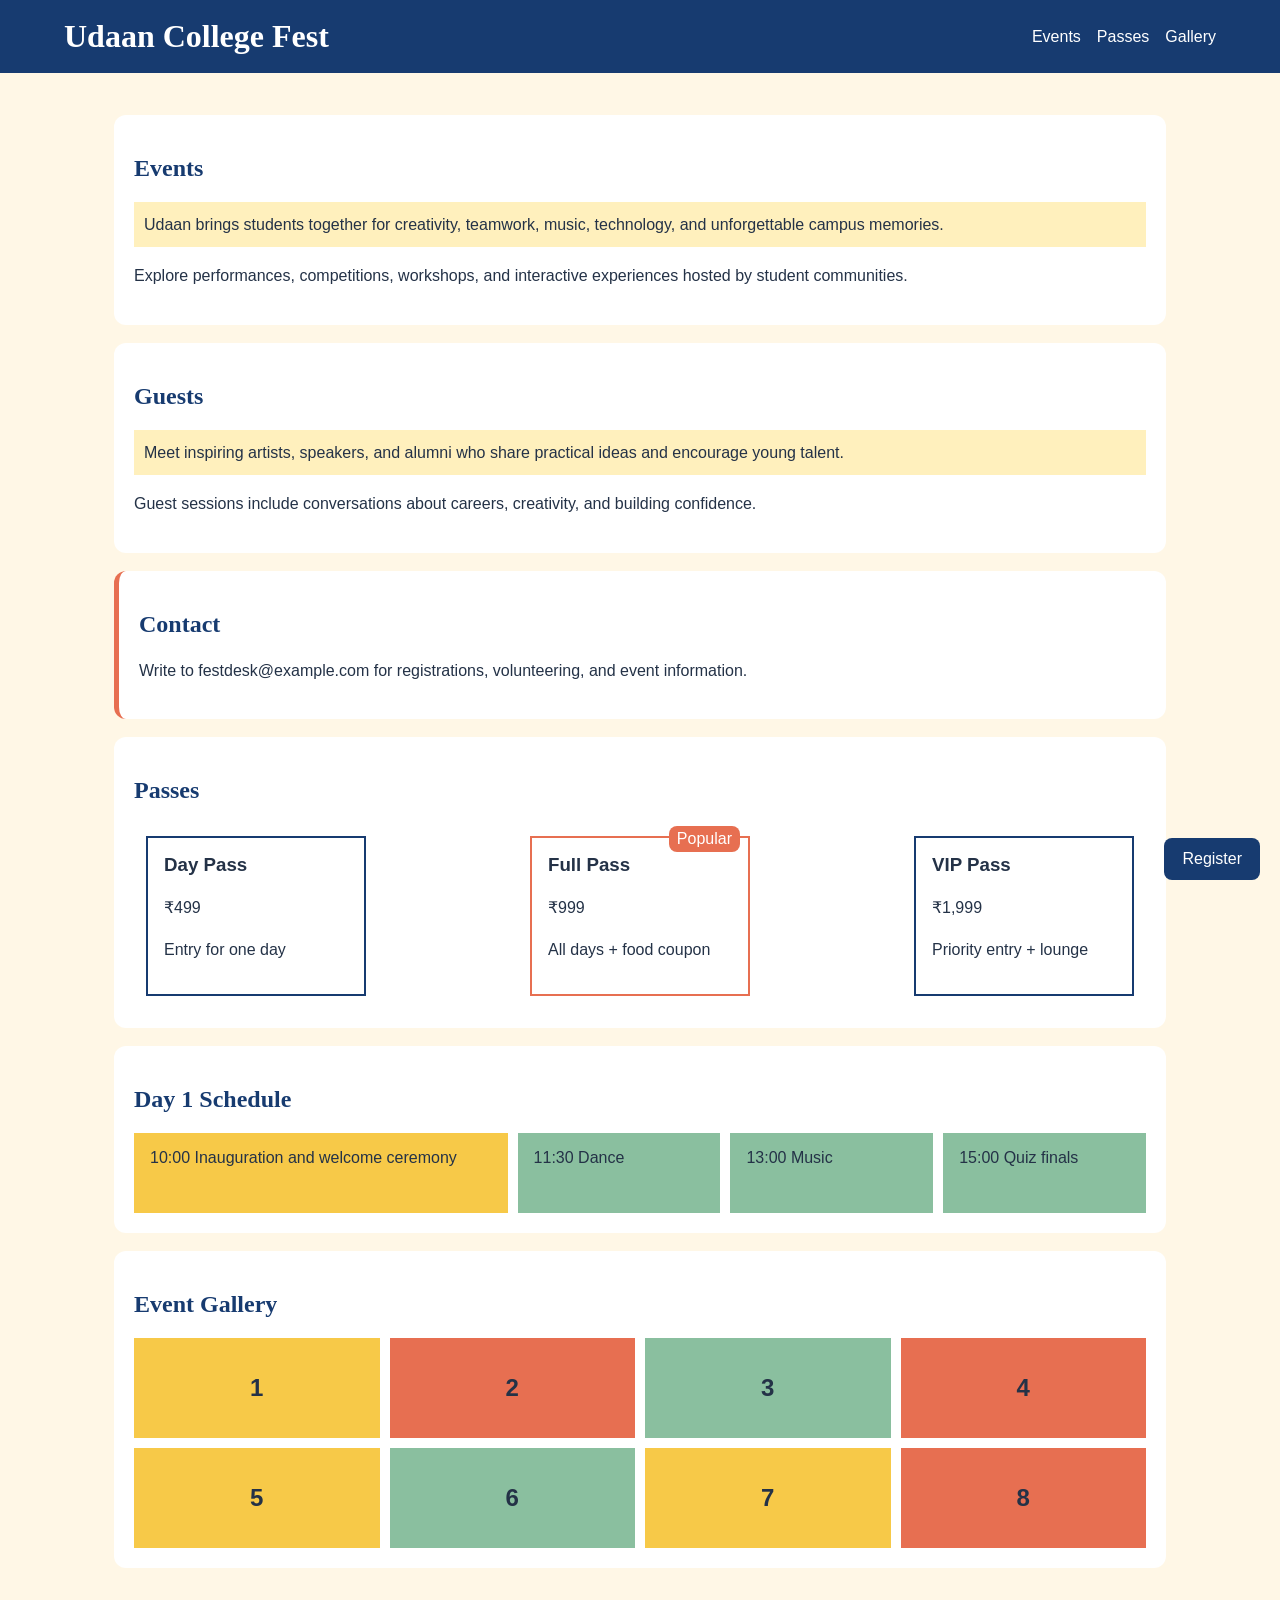
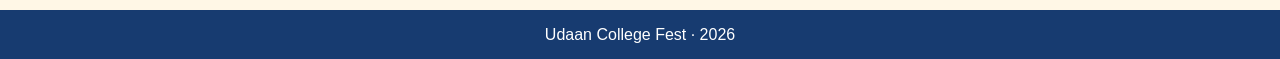
<file: college-fest-page/index.html>
<!DOCTYPE html>
<html lang="en"><head>
<meta charset="UTF-8"><meta name="viewport" content="width=device-width, initial-scale=1">
<title>Udaan College Fest</title><link rel="stylesheet" href="style.css"></head>
<body>
<header class="site-header"><h1>Udaan College Fest</h1><nav><a href="#events">Events</a><a href="#passes">Passes</a><a href="#gallery">Gallery</a></nav></header>
<main>
<article id="events"><h2>Events</h2><p class="highlight">Udaan brings students together for creativity, teamwork, music, technology, and unforgettable campus memories.</p><p>Explore performances, competitions, workshops, and interactive experiences hosted by student communities.</p></article>
<article><h2>Guests</h2><p class="highlight">Meet inspiring artists, speakers, and alumni who share practical ideas and encourage young talent.</p><p>Guest sessions include conversations about careers, creativity, and building confidence.</p></article>
<article id="contact"><h2>Contact</h2><p>Write to festdesk@example.com for registrations, volunteering, and event information.</p></article>
<article id="passes"><h2>Passes</h2><section class="passes">
<div class="pass"><h3>Day Pass</h3><p>₹499</p><p>Entry for one day</p></div>
<div class="pass popular"><span class="badge">Popular</span><h3>Full Pass</h3><p>₹999</p><p>All days + food coupon</p></div>
<div class="pass"><h3>VIP Pass</h3><p>₹1,999</p><p>Priority entry + lounge</p></div>
</section></article>
<article><h2>Day 1 Schedule</h2><section class="slots"><div class="slot first">10:00 Inauguration and welcome ceremony</div><div class="slot">11:30 Dance</div><div class="slot">13:00 Music</div><div class="slot">15:00 Quiz finals</div></section></article>
<article id="gallery"><h2>Event Gallery</h2><section class="gallery"><div>1</div><div>2</div><div>3</div><div>4</div><div>5</div><div>6</div><div>7</div><div>8</div></section></article>
</main><a class="register" href="#contact">Register</a><footer><p>Udaan College Fest · 2026</p></footer>
</body></html>
</file>
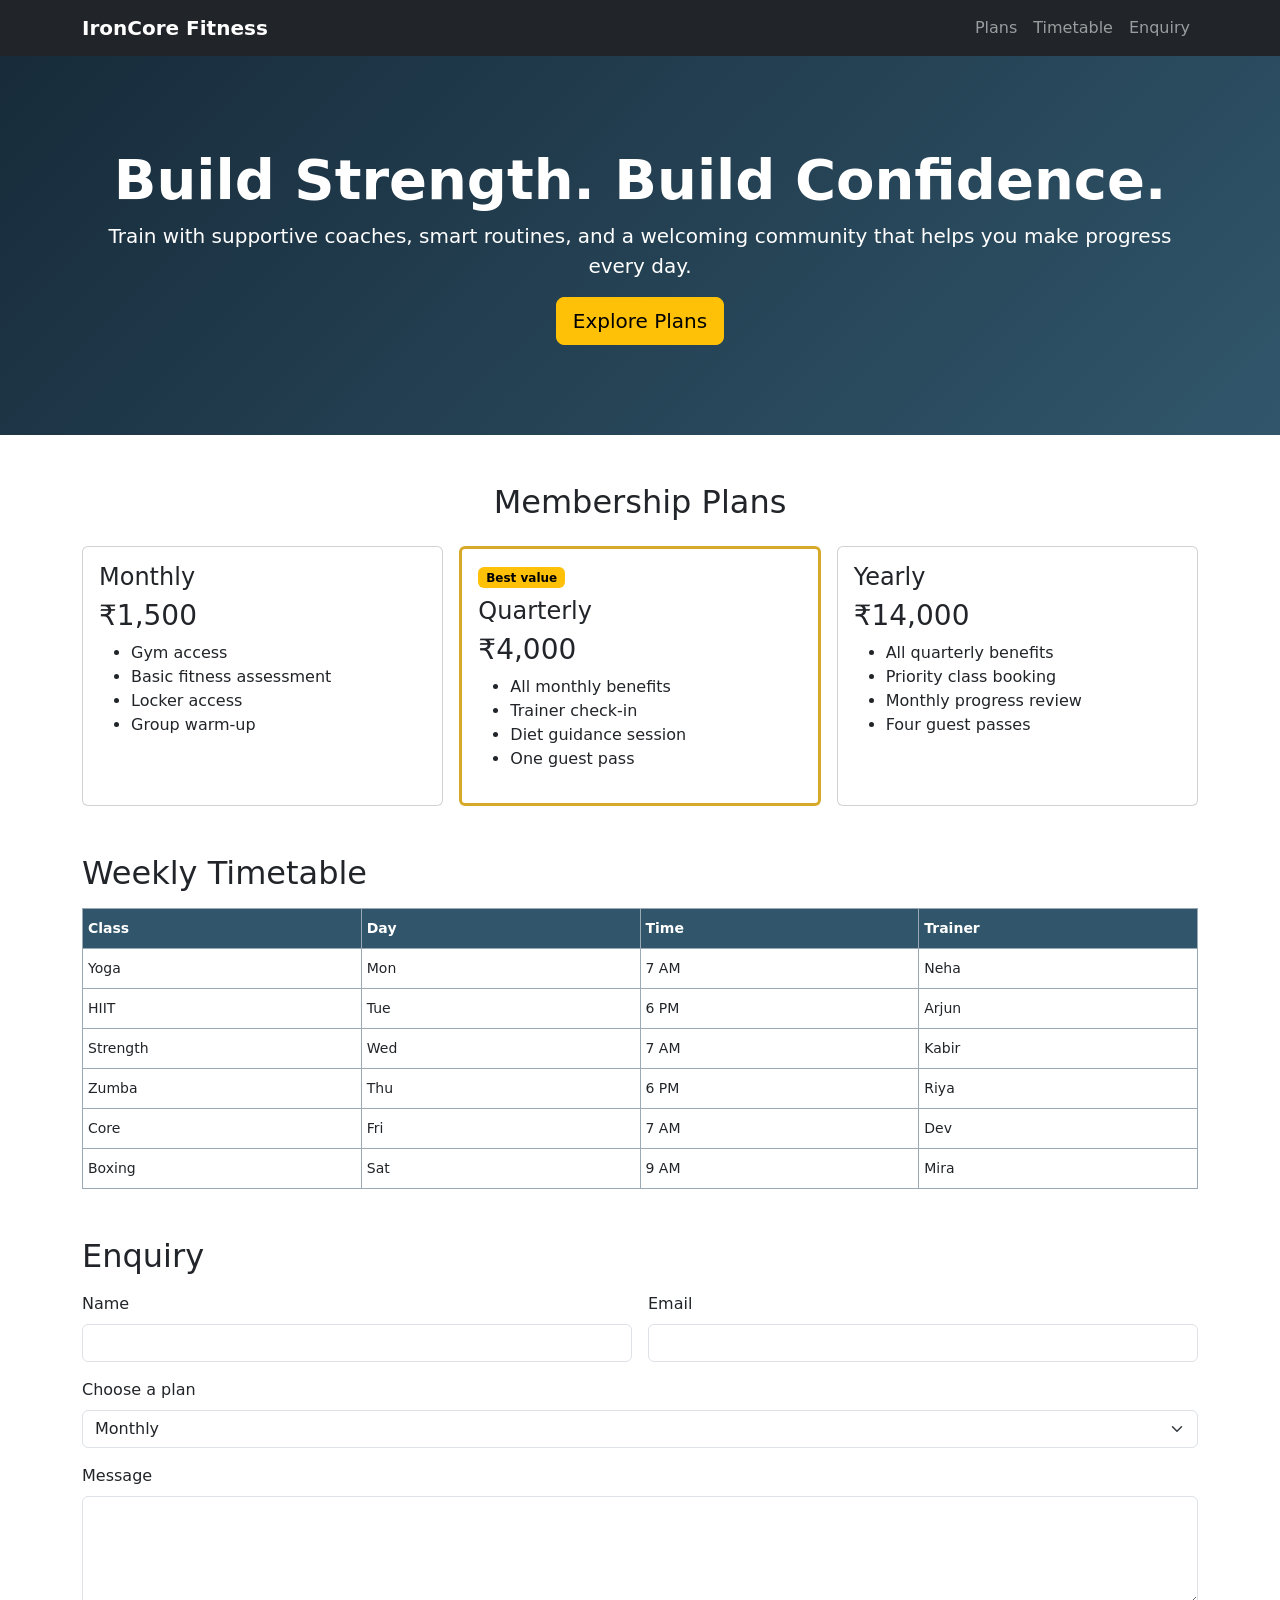
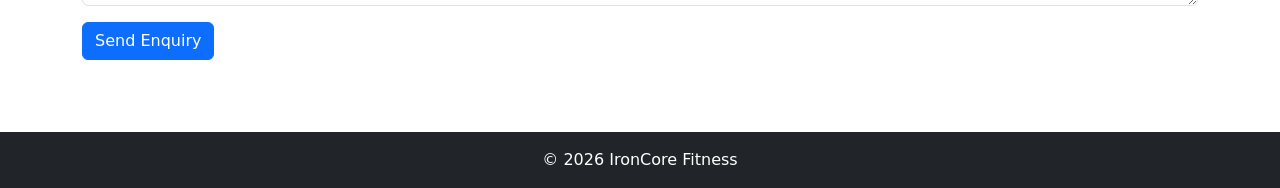
<file: gym-landing-page/index.html>
<!DOCTYPE html>
<html lang="en"><head><meta charset="UTF-8"><meta name="viewport" content="width=device-width, initial-scale=1"><title>IronCore Fitness</title>
<link href="https://cdn.jsdelivr.net/npm/bootstrap@5.3.3/dist/css/bootstrap.min.css" rel="stylesheet"><link rel="stylesheet" href="style.css"></head>
<body>
<nav class="navbar navbar-expand-lg navbar-dark bg-dark"><div class="container"><a class="navbar-brand fw-bold" href="#">IronCore Fitness</a><button class="navbar-toggler" type="button" data-bs-toggle="collapse" data-bs-target="#gymNav"><span class="navbar-toggler-icon"></span></button><div class="collapse navbar-collapse" id="gymNav"><ul class="navbar-nav ms-auto"><li class="nav-item"><a class="nav-link" href="#plans">Plans</a></li><li class="nav-item"><a class="nav-link" href="#timetable">Timetable</a></li><li class="nav-item"><a class="nav-link" href="#enquiry">Enquiry</a></li></ul></div></div></nav>
<header class="hero text-center text-white"><div class="container"><h1 class="display-4 fw-bold">Build Strength. Build Confidence.</h1><p class="lead">Train with supportive coaches, smart routines, and a welcoming community that helps you make progress every day.</p><a class="btn btn-warning btn-lg" href="#plans">Explore Plans</a></div></header>
<main class="container py-5">
<section id="plans" class="mb-5"><h2 class="text-center mb-4">Membership Plans</h2><div class="row g-3">
<div class="col-12 col-md-4"><div class="card h-100"><div class="card-body"><h3 class="h4">Monthly</h3><p class="h3">₹1,500</p><ul><li>Gym access</li><li>Basic fitness assessment</li><li>Locker access</li><li>Group warm-up</li></ul></div></div></div>
<div class="col-12 col-md-4"><div class="card h-100 best-value"><div class="card-body"><span class="badge text-bg-warning">Best value</span><h3 class="h4 mt-2">Quarterly</h3><p class="h3">₹4,000</p><ul><li>All monthly benefits</li><li>Trainer check-in</li><li>Diet guidance session</li><li>One guest pass</li></ul></div></div></div>
<div class="col-12 col-md-4"><div class="card h-100"><div class="card-body"><h3 class="h4">Yearly</h3><p class="h3">₹14,000</p><ul><li>All quarterly benefits</li><li>Priority class booking</li><li>Monthly progress review</li><li>Four guest passes</li></ul></div></div></div>
</div></section>
<section id="timetable" class="mb-5"><h2 class="mb-3">Weekly Timetable</h2><div class="table-wrap"><table><thead><tr><th>Class</th><th>Day</th><th>Time</th><th>Trainer</th></tr></thead><tbody>
<tr><td>Yoga</td><td>Mon</td><td>7 AM</td><td>Neha</td></tr><tr><td>HIIT</td><td>Tue</td><td>6 PM</td><td>Arjun</td></tr><tr><td>Strength</td><td>Wed</td><td>7 AM</td><td>Kabir</td></tr><tr><td>Zumba</td><td>Thu</td><td>6 PM</td><td>Riya</td></tr><tr><td>Core</td><td>Fri</td><td>7 AM</td><td>Dev</td></tr><tr><td>Boxing</td><td>Sat</td><td>9 AM</td><td>Mira</td></tr>
</tbody></table></div></section>
<section id="enquiry" class="mb-4"><h2 class="mb-3">Enquiry</h2><form class="row g-3"><div class="col-12 col-md-6"><label class="form-label" for="name">Name</label><input class="form-control" id="name" required></div><div class="col-12 col-md-6"><label class="form-label" for="email">Email</label><input class="form-control" id="email" type="email" required></div><div class="col-12"><label class="form-label" for="plan">Choose a plan</label><select class="form-select" id="plan"><option>Monthly</option><option>Quarterly</option><option>Yearly</option></select></div><div class="col-12"><label class="form-label" for="message">Message</label><textarea class="form-control" id="message" rows="4"></textarea></div><div class="col-12"><button class="btn btn-primary" type="submit">Send Enquiry</button></div></form></section>
</main><footer class="bg-dark text-white text-center py-3">© 2026 IronCore Fitness</footer><script src="https://cdn.jsdelivr.net/npm/bootstrap@5.3.3/dist/js/bootstrap.bundle.min.js"></script></body></html>
</file>
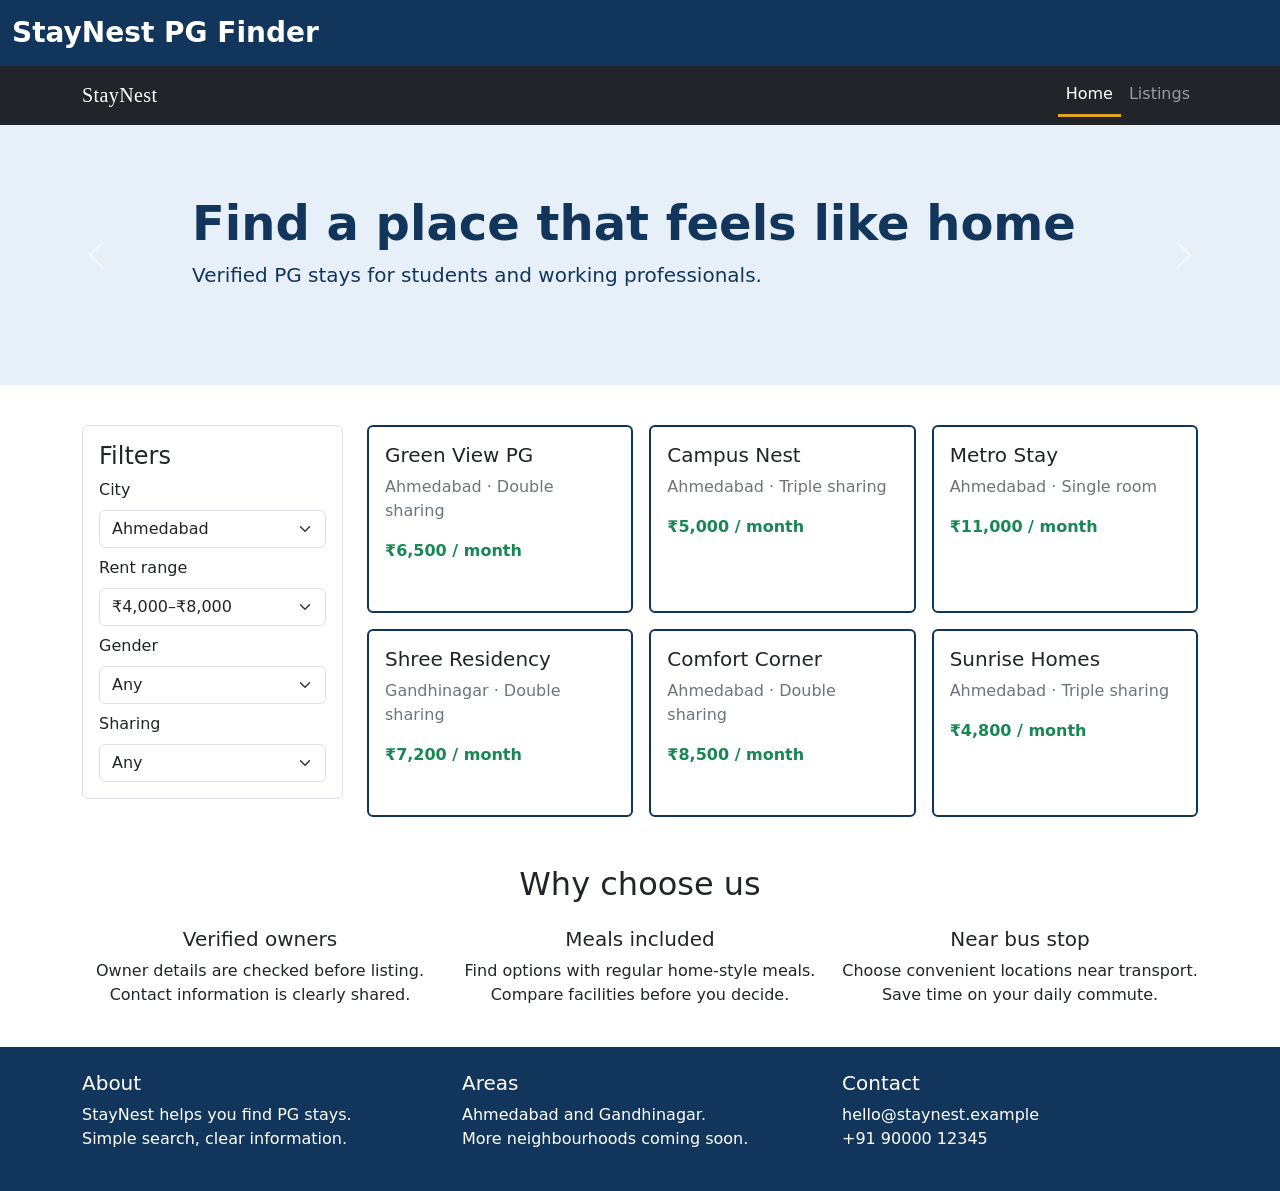
<file: pg-finder-site/index.html>
<!DOCTYPE html>
<html lang="en"><head><meta charset="UTF-8"><meta name="viewport" content="width=device-width, initial-scale=1">
<title>StayNest PG Finder</title>
<link href="https://cdn.jsdelivr.net/npm/bootstrap@5.3.3/dist/css/bootstrap.min.css" rel="stylesheet">
<link rel="stylesheet" href="custom.css"></head><body>
<div class="top-band py-3"><div class="container-fluid"><span class="h3 text-white fw-bold">StayNest PG Finder</span></div></div>
<nav class="navbar navbar-expand-lg navbar-dark bg-dark"><div class="container"><a class="navbar-brand" href="index.html">StayNest</a><button class="navbar-toggler" type="button" data-bs-toggle="collapse" data-bs-target="#nav"><span class="navbar-toggler-icon"></span></button><div class="collapse navbar-collapse" id="nav"><ul class="navbar-nav ms-auto"><li class="nav-item"><a class="nav-link active" href="index.html">Home</a></li><li class="nav-item"><a class="nav-link" href="listings.html">Listings</a></li></ul></div></div></nav>
<div id="pgCarousel" class="carousel slide mb-3" data-bs-ride="carousel"><div class="carousel-inner"><div class="carousel-item active"><div class="hero-slide"><h1 class="display-5 fw-bold">Find a place that feels like home</h1><p class="lead">Verified PG stays for students and working professionals.</p></div></div><div class="carousel-item"><div class="hero-slide"><h2 class="display-6">Comfortable stays, clear pricing</h2><p>Explore trusted options across Ahmedabad.</p></div></div></div><button class="carousel-control-prev" type="button" data-bs-target="#pgCarousel" data-bs-slide="prev"><span class="carousel-control-prev-icon"></span></button><button class="carousel-control-next" type="button" data-bs-target="#pgCarousel" data-bs-slide="next"><span class="carousel-control-next-icon"></span></button></div>
<section class="container py-4"><div class="row"><div class="col-md-3"><div class="border rounded p-3"><h2 class="h4">Filters</h2><form><label class="form-label" for="city">City</label><select id="city" class="form-select mb-2"><option>Ahmedabad</option><option>Gandhinagar</option></select><label class="form-label" for="rent">Rent range</label><select id="rent" class="form-select mb-2"><option>₹4,000–₹8,000</option><option>₹8,000–₹12,000</option></select><label class="form-label" for="gender">Gender</label><select id="gender" class="form-select mb-2"><option>Any</option><option>Boys</option><option>Girls</option></select><label class="form-label" for="sharing">Sharing</label><select id="sharing" class="form-select"><option>Any</option><option>Single</option><option>Double</option></select></form></div></div>
<div class="col-md-9"><div class="row g-3">
<div class="col-12 col-sm-6 col-lg-4"><div class="card listing h-100 mb-3"><div class="card-body"><h3 class="h5">Green View PG</h3><p class="text-secondary">Ahmedabad · Double sharing</p><p class="text-success fw-bold">₹6,500 / month</p></div></div></div>
<div class="col-12 col-sm-6 col-lg-4"><div class="card listing h-100 mb-3"><div class="card-body"><h3 class="h5">Campus Nest</h3><p class="text-secondary">Ahmedabad · Triple sharing</p><p class="text-success fw-bold">₹5,000 / month</p></div></div></div>
<div class="col-12 col-sm-6 col-lg-4"><div class="card listing h-100 mb-3"><div class="card-body"><h3 class="h5">Metro Stay</h3><p class="text-secondary">Ahmedabad · Single room</p><p class="text-success fw-bold">₹11,000 / month</p></div></div></div>
<div class="col-12 col-sm-6 col-lg-4"><div class="card listing h-100 mb-3"><div class="card-body"><h3 class="h5">Shree Residency</h3><p class="text-secondary">Gandhinagar · Double sharing</p><p class="text-success fw-bold">₹7,200 / month</p></div></div></div>
<div class="col-12 col-sm-6 col-lg-4"><div class="card listing h-100 mb-3"><div class="card-body"><h3 class="h5">Comfort Corner</h3><p class="text-secondary">Ahmedabad · Double sharing</p><p class="text-success fw-bold">₹8,500 / month</p></div></div></div>
<div class="col-12 col-sm-6 col-lg-4"><div class="card listing h-100 mb-3"><div class="card-body"><h3 class="h5">Sunrise Homes</h3><p class="text-secondary">Ahmedabad · Triple sharing</p><p class="text-success fw-bold">₹4,800 / month</p></div></div></div>
</div></div></div></section>
<section class="container py-4"><h2 class="text-center mb-4">Why choose us</h2><div class="row text-center"><div class="col-12 col-md-4"><h3 class="h5">Verified owners</h3><p>Owner details are checked before listing. Contact information is clearly shared.</p></div><div class="col-12 col-md-4"><h3 class="h5">Meals included</h3><p>Find options with regular home-style meals. Compare facilities before you decide.</p></div><div class="col-12 col-md-4"><h3 class="h5">Near bus stop</h3><p>Choose convenient locations near transport. Save time on your daily commute.</p></div></div></section>
<footer class="site-footer"><div class="container py-4"><div class="row text-center text-md-start"><div class="col-md-4"><h3 class="h5">About</h3><p>StayNest helps you find PG stays.<br>Simple search, clear information.</p></div><div class="col-md-4"><h3 class="h5">Areas</h3><p>Ahmedabad and Gandhinagar.<br>More neighbourhoods coming soon.</p></div><div class="col-md-4"><h3 class="h5">Contact</h3><p>hello@staynest.example<br>+91 90000 12345</p></div></div></div></footer>
<script src="https://cdn.jsdelivr.net/npm/bootstrap@5.3.3/dist/js/bootstrap.bundle.min.js"></script></body></html>
</file>
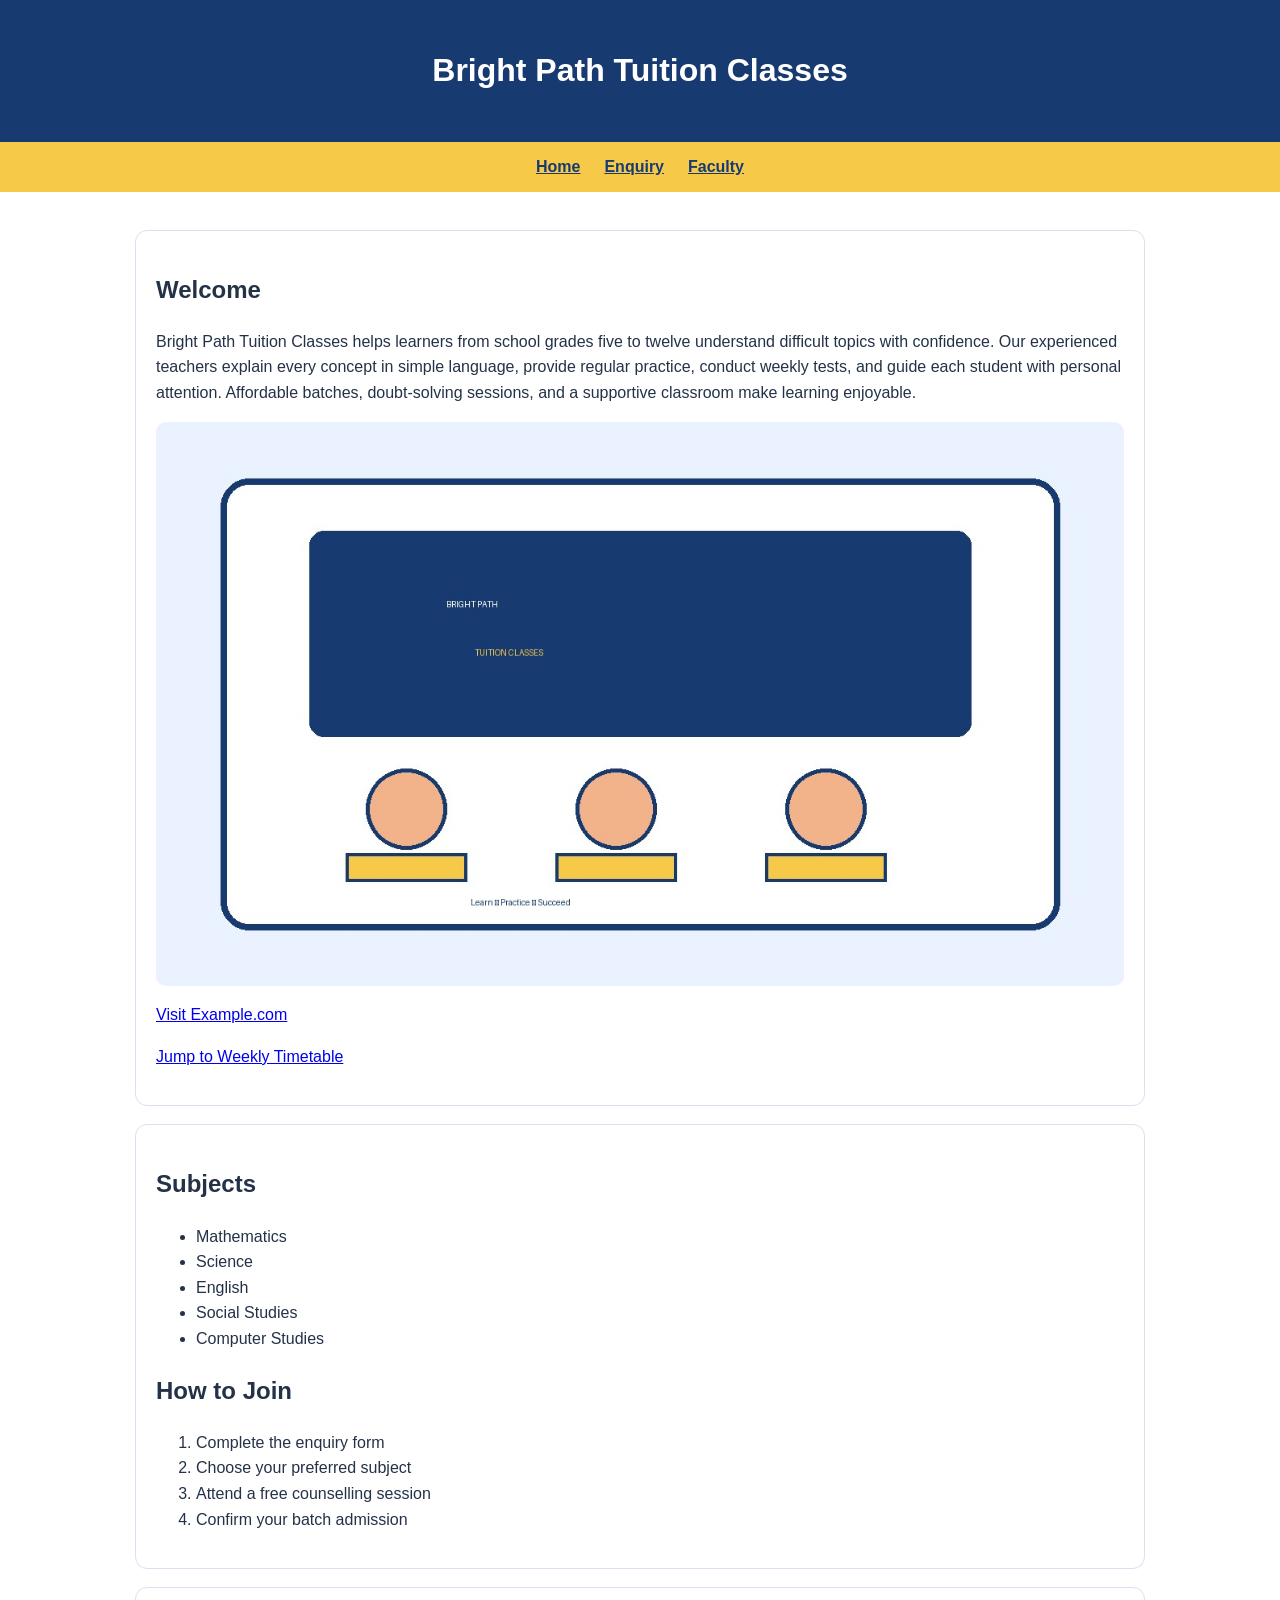
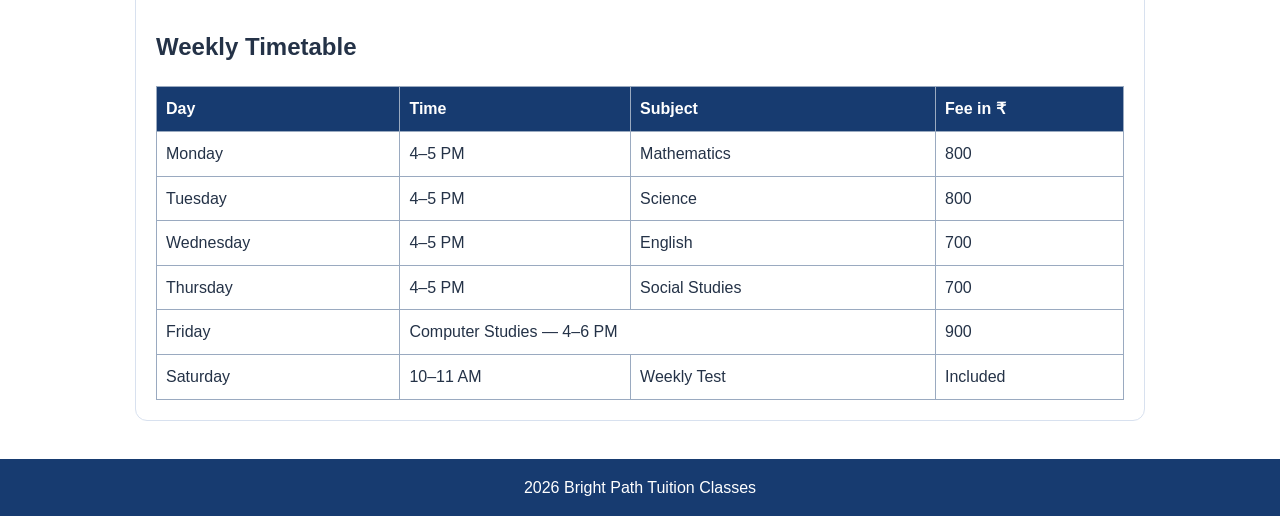
<file: tuition-class-site/index.html>
<!DOCTYPE html>
<html lang="en">
<head>
  <meta charset="UTF-8">
  <meta name="viewport" content="width=device-width, initial-scale=1">
  <title>Bright Path Tuition Classes</title>
  <link rel="stylesheet" href="style.css">
</head>
<body>
  <header><h1>Bright Path Tuition Classes</h1></header>
  <nav aria-label="Main navigation">
    <a href="index.html">Home</a>
    <a href="enquiry.html">Enquiry</a>
    <a href="faculty.html">Faculty</a>
  </nav>
  <main>
    <article>
      <h2>Welcome</h2>
      <p>Bright Path Tuition Classes helps learners from school grades five to twelve understand difficult topics with confidence. Our experienced teachers explain every concept in simple language, provide regular practice, conduct weekly tests, and guide each student with personal attention. Affordable batches, doubt-solving sessions, and a supportive classroom make learning enjoyable.</p>
      <img src="class_photo.jpg" alt="Original illustration of Bright Path classroom">
      <p><a href="https://example.com" target="_blank" rel="noopener">Visit Example.com</a></p>
      <p><a href="#timetable">Jump to Weekly Timetable</a></p>
    </article>
    <article>
      <h2>Subjects</h2>
      <ul><li>Mathematics</li><li>Science</li><li>English</li><li>Social Studies</li><li>Computer Studies</li></ul>
      <h2>How to Join</h2>
      <ol><li>Complete the enquiry form</li><li>Choose your preferred subject</li><li>Attend a free counselling session</li><li>Confirm your batch admission</li></ol>
    </article>
    <article>
      <h2 id="timetable">Weekly Timetable</h2>
      <table>
        <thead><tr><th>Day</th><th>Time</th><th>Subject</th><th>Fee in ₹</th></tr></thead>
        <tbody>
          <tr><td>Monday</td><td>4–5 PM</td><td>Mathematics</td><td>800</td></tr>
          <tr><td>Tuesday</td><td>4–5 PM</td><td>Science</td><td>800</td></tr>
          <tr><td>Wednesday</td><td>4–5 PM</td><td>English</td><td>700</td></tr>
          <tr><td>Thursday</td><td>4–5 PM</td><td>Social Studies</td><td>700</td></tr>
          <tr><td>Friday</td><td colspan="2">Computer Studies — 4–6 PM</td><td>900</td></tr>
          <tr><td>Saturday</td><td>10–11 AM</td><td>Weekly Test</td><td>Included</td></tr>
        </tbody>
      </table>
    </article>
  </main>
  <footer>2026 Bright Path Tuition Classes</footer>
</body>
</html>
</file>
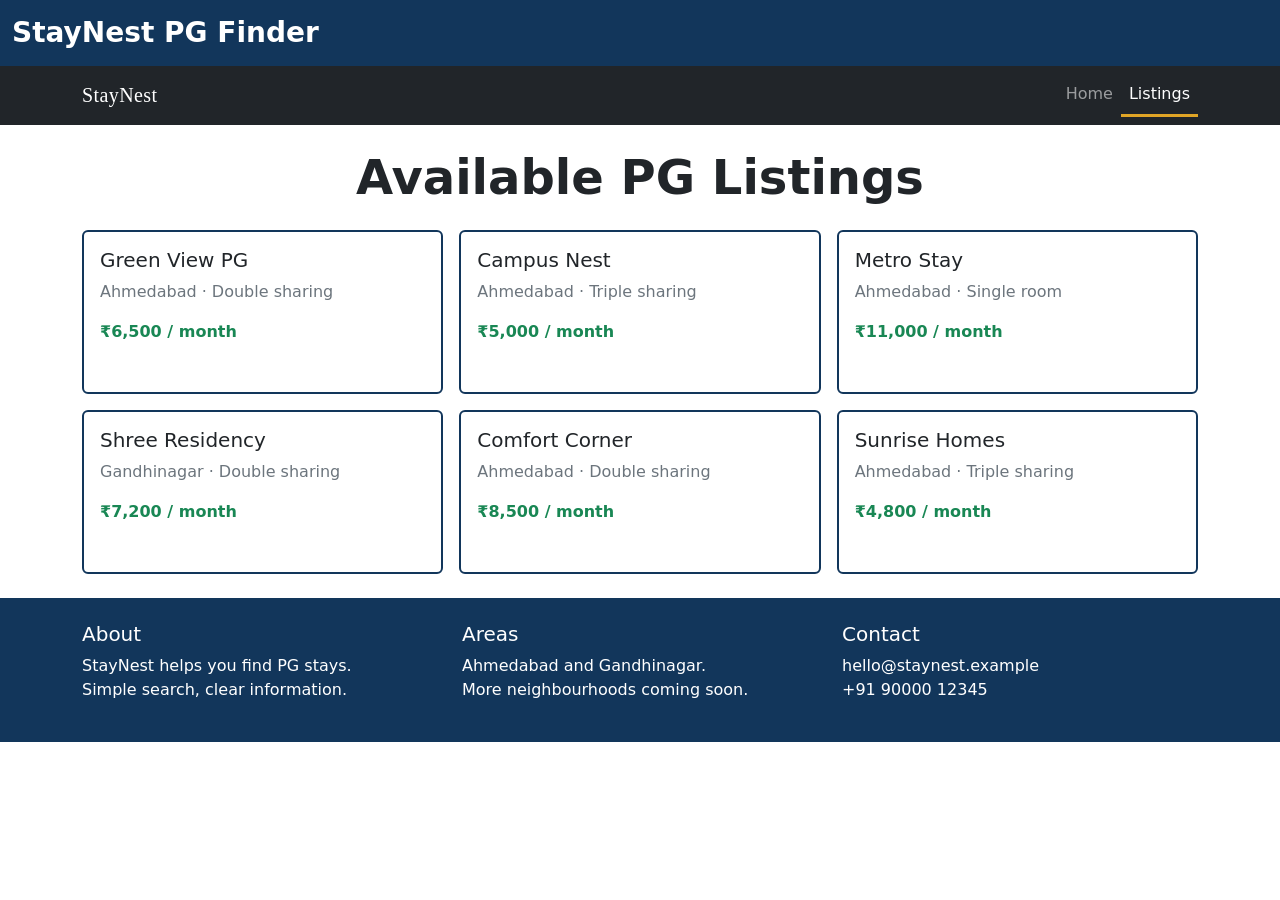
<file: pg-finder-site/listings.html>
<!DOCTYPE html>
<html lang="en"><head><meta charset="UTF-8"><meta name="viewport" content="width=device-width, initial-scale=1"><title>Listings | StayNest</title><link href="https://cdn.jsdelivr.net/npm/bootstrap@5.3.3/dist/css/bootstrap.min.css" rel="stylesheet"><link rel="stylesheet" href="custom.css"></head><body>
<div class="top-band py-3"><div class="container-fluid"><span class="h3 text-white fw-bold">StayNest PG Finder</span></div></div>
<nav class="navbar navbar-expand-lg navbar-dark bg-dark"><div class="container"><a class="navbar-brand" href="index.html">StayNest</a><button class="navbar-toggler" type="button" data-bs-toggle="collapse" data-bs-target="#nav"><span class="navbar-toggler-icon"></span></button><div class="collapse navbar-collapse" id="nav"><ul class="navbar-nav ms-auto"><li class="nav-item"><a class="nav-link" href="index.html">Home</a></li><li class="nav-item"><a class="nav-link active" href="listings.html">Listings</a></li></ul></div></div></nav>
<main class="container py-4"><h1 class="display-5 fw-bold text-center mb-4">Available PG Listings</h1><div class="row g-3">
<div class="col-12 col-sm-6 col-lg-4"><div class="card listing h-100 mb-3"><div class="card-body"><h2 class="h5">Green View PG</h2><p class="text-secondary">Ahmedabad · Double sharing</p><p class="text-success fw-bold">₹6,500 / month</p></div></div></div>
<div class="col-12 col-sm-6 col-lg-4"><div class="card listing h-100 mb-3"><div class="card-body"><h2 class="h5">Campus Nest</h2><p class="text-secondary">Ahmedabad · Triple sharing</p><p class="text-success fw-bold">₹5,000 / month</p></div></div></div>
<div class="col-12 col-sm-6 col-lg-4"><div class="card listing h-100 mb-3"><div class="card-body"><h2 class="h5">Metro Stay</h2><p class="text-secondary">Ahmedabad · Single room</p><p class="text-success fw-bold">₹11,000 / month</p></div></div></div>
<div class="col-12 col-sm-6 col-lg-4"><div class="card listing h-100 mb-3"><div class="card-body"><h2 class="h5">Shree Residency</h2><p class="text-secondary">Gandhinagar · Double sharing</p><p class="text-success fw-bold">₹7,200 / month</p></div></div></div>
<div class="col-12 col-sm-6 col-lg-4"><div class="card listing h-100 mb-3"><div class="card-body"><h2 class="h5">Comfort Corner</h2><p class="text-secondary">Ahmedabad · Double sharing</p><p class="text-success fw-bold">₹8,500 / month</p></div></div></div>
<div class="col-12 col-sm-6 col-lg-4"><div class="card listing h-100 mb-3"><div class="card-body"><h2 class="h5">Sunrise Homes</h2><p class="text-secondary">Ahmedabad · Triple sharing</p><p class="text-success fw-bold">₹4,800 / month</p></div></div></div>
</div></main>
<footer class="site-footer"><div class="container py-4"><div class="row text-center text-md-start"><div class="col-md-4"><h3 class="h5">About</h3><p>StayNest helps you find PG stays.<br>Simple search, clear information.</p></div><div class="col-md-4"><h3 class="h5">Areas</h3><p>Ahmedabad and Gandhinagar.<br>More neighbourhoods coming soon.</p></div><div class="col-md-4"><h3 class="h5">Contact</h3><p>hello@staynest.example<br>+91 90000 12345</p></div></div></div></footer>
<script src="https://cdn.jsdelivr.net/npm/bootstrap@5.3.3/dist/js/bootstrap.bundle.min.js"></script></body></html>
</file>
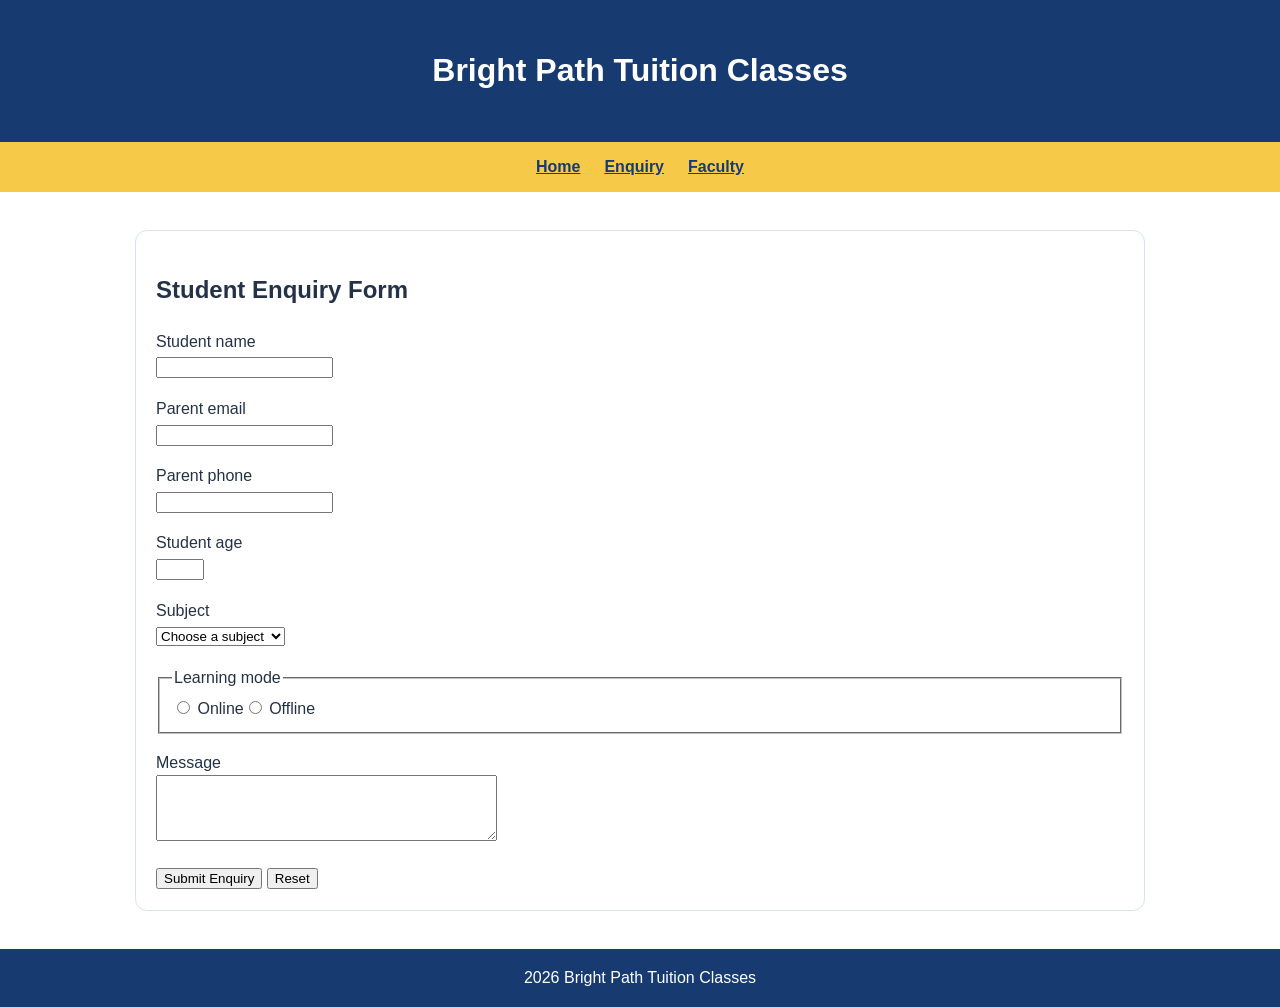
<file: tuition-class-site/enquiry.html>
<!DOCTYPE html>
<html lang="en">
<head><meta charset="UTF-8"><meta name="viewport" content="width=device-width, initial-scale=1"><title>Enquiry | Bright Path</title><link rel="stylesheet" href="style.css"></head>
<body>
<header><h1>Bright Path Tuition Classes</h1></header>
<nav aria-label="Main navigation"><a href="index.html">Home</a><a href="enquiry.html">Enquiry</a><a href="faculty.html">Faculty</a></nav>
<main><article><h2>Student Enquiry Form</h2>
<form method="get">
<p><label for="student-name">Student name</label><br><input id="student-name" name="studentName" type="text" minlength="3" required></p>
<p><label for="parent-email">Parent email</label><br><input id="parent-email" name="parentEmail" type="email" required></p>
<p><label for="parent-phone">Parent phone</label><br><input id="parent-phone" name="parentPhone" type="tel" pattern="[0-9]{10}" title="Enter exactly 10 digits" required></p>
<p><label for="age">Student age</label><br><input id="age" name="age" type="number" min="5" max="18" required></p>
<p><label for="subject">Subject</label><br><select id="subject" name="subject" required><option value="">Choose a subject</option><option>Mathematics</option><option>Science</option><option>English</option><option>Social Studies</option><option>Computer Studies</option></select></p>
<fieldset><legend>Learning mode</legend><label><input type="radio" name="mode" value="Online" required> Online</label><label><input type="radio" name="mode" value="Offline"> Offline</label></fieldset>
<p><label for="message">Message</label><br><textarea id="message" name="message" rows="4" cols="40"></textarea></p>
<button type="submit">Submit Enquiry</button> <button type="reset">Reset</button>
</form></article></main>
<footer>2026 Bright Path Tuition Classes</footer>
</body></html>
</file>
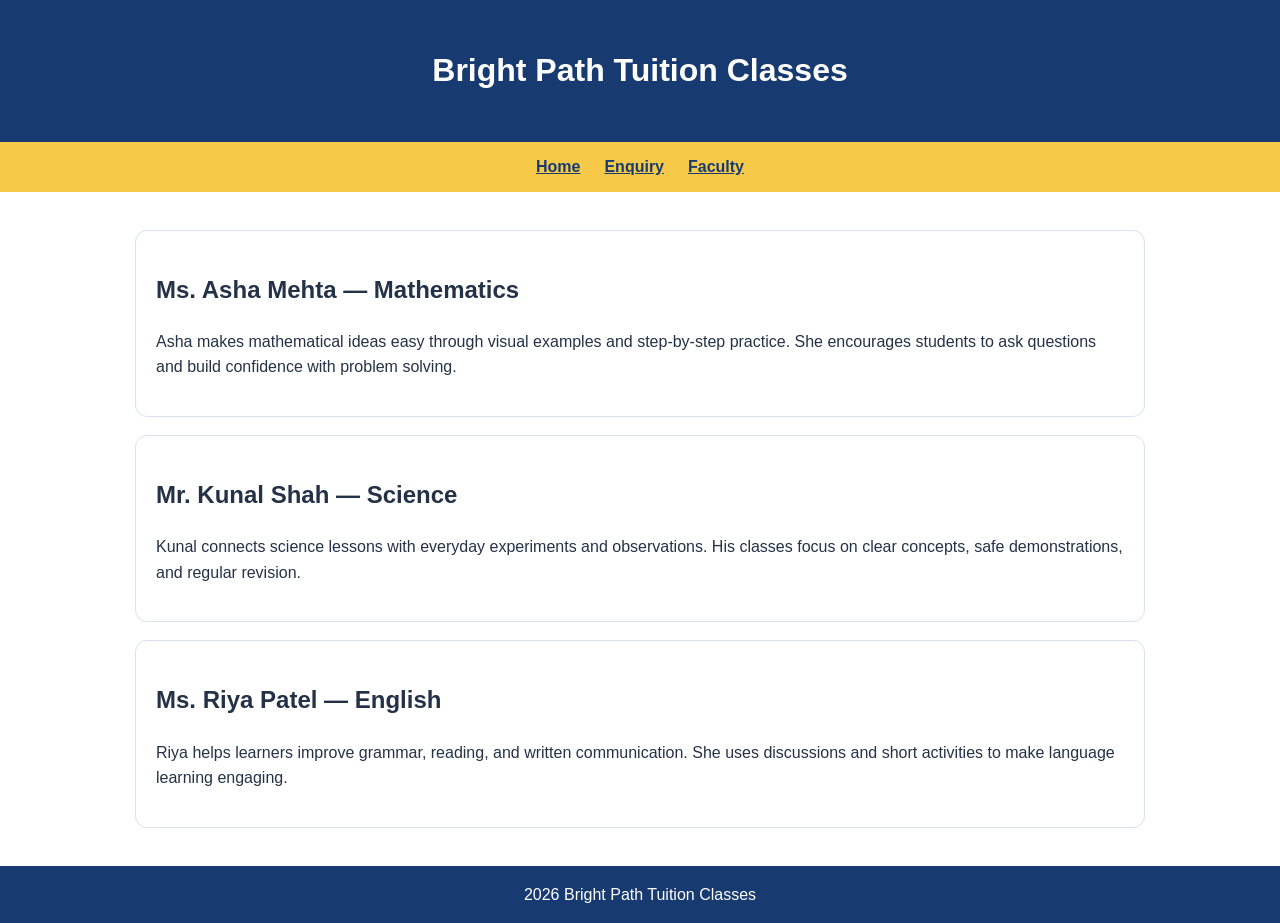
<file: tuition-class-site/faculty.html>
<!DOCTYPE html>
<html lang="en">
<head><meta charset="UTF-8"><meta name="viewport" content="width=device-width, initial-scale=1"><title>Faculty | Bright Path</title><link rel="stylesheet" href="style.css"></head>
<body>
<header><h1>Bright Path Tuition Classes</h1></header>
<nav aria-label="Main navigation"><a href="index.html">Home</a><a href="enquiry.html">Enquiry</a><a href="faculty.html">Faculty</a></nav>
<main>
<article><h2>Ms. Asha Mehta — Mathematics</h2><p>Asha makes mathematical ideas easy through visual examples and step-by-step practice. She encourages students to ask questions and build confidence with problem solving.</p></article>
<article><h2>Mr. Kunal Shah — Science</h2><p>Kunal connects science lessons with everyday experiments and observations. His classes focus on clear concepts, safe demonstrations, and regular revision.</p></article>
<article><h2>Ms. Riya Patel — English</h2><p>Riya helps learners improve grammar, reading, and written communication. She uses discussions and short activities to make language learning engaging.</p></article>
</main>
<footer>2026 Bright Path Tuition Classes</footer>
</body></html>
</file>
<file: college-fest-page/style.css>
:root { --navy:#173b70; --gold:#f7c948; --coral:#e76f51; --mint:#8abf9f; --cream:#fff7e6; }
* { box-sizing: border-box; }
body { margin:0; font-family: Arial, Helvetica, sans-serif; color:#243247; background:var(--cream); }
.site-header { background:var(--navy); color:white; padding:18px 5%; display:flex; align-items:center; justify-content:space-between; gap:20px; }
h1,h2 { font-family: Georgia, 'Times New Roman', serif; }
.site-header h1 { margin:0; font-size:32px; }
nav { display:flex; gap:16px; flex-wrap:wrap; }
nav a { color:white; text-decoration:none; }
main { min-height:1500px; max-width:1100px; margin:auto; padding:24px; }
article { background:white; margin:18px 0; padding:20px; border-radius:12px; }
h2 { color:var(--navy); }
p { line-height:1.6; }
.highlight { background:#fff0bd; padding:10px; }
#contact { border-left:5px solid var(--coral); }
.passes { display:flex; flex-direction:row; justify-content:space-between; gap:16px; }
.pass { width:220px; box-sizing:border-box; padding:16px; border:2px solid var(--navy); margin:12px; position:relative; display:block; }
.pass h3 { margin-top:0; }
.popular { border-color:var(--coral); }
.badge { position:absolute; top:-12px; right:8px; background:var(--coral); color:white; padding:4px 8px; border-radius:8px; }
.register { position:fixed; right:20px; bottom:20px; background:var(--navy); color:white; padding:12px 18px; border-radius:8px; text-decoration:none; }
.slots { display:flex; align-items:center; gap:10px; }
.slot { flex:1; background:var(--mint); padding:16px; min-height:80px; }
.slot.first { flex:2; background:var(--gold); }
.gallery { display:grid; grid-template-columns:repeat(4,1fr); grid-template-rows:repeat(2,100px); gap:10px; }
.gallery div { display:grid; place-items:center; font-size:24px; font-weight:bold; background:var(--gold); }
.gallery div:nth-child(2n) { background:var(--coral); }
.gallery div:nth-child(3n) { background:var(--mint); }
footer { text-align:center; background:var(--navy); color:white; padding:12px; }
footer p { margin:0; }
@media (max-width:768px) {
.site-header { flex-direction:column; align-items:flex-start; }
.passes { flex-direction:column; }
.pass { width:100%; margin:0; }
.gallery { grid-template-columns:repeat(2,1fr); grid-template-rows:repeat(4,100px); }
.slots { flex-wrap:wrap; }
}
@media (max-width:480px) {
.site-header h1 { font-size:28px; }
main { padding:12px; }
.gallery { grid-template-columns:1fr; grid-template-rows:repeat(8,100px); }
}
</file>
<file: gym-landing-page/style.css>
:root { --gym:#172b3a; --lime:#d7f36b; }
.hero { background:linear-gradient(135deg,#172b3a,#31566b); padding:90px 16px; }
.best-value { border:3px solid #d7a928; }
.table-wrap { width:100%; overflow-x:hidden; }
table { width:100%; table-layout:fixed; border-collapse:collapse; font-size:14px; }
th,td { border:1px solid #9ba9b5; padding:9px 5px; overflow-wrap:anywhere; }
th { background:#31566b; color:white; }
@media (max-width:400px) { table { font-size:12px; } th,td { padding:6px 3px; } }
</file>
<file: pg-finder-site/custom.css>
:root { --brand:#12365b; --brand-accent:#e0a526; }
.top-band { background:var(--brand); }
.navbar .navbar-brand { font-family: Georgia, 'Times New Roman', serif; letter-spacing:.4px; }
.navbar .nav-link.active { border-bottom:3px solid var(--brand-accent); color:#fff; }
.btn-primary { background-color:var(--brand); border-color:var(--brand); }
.listing { border:2px solid var(--brand); }
.site-footer { background:var(--brand); color:#fff; }
.site-footer h3 { color:#fff; }
.hero-slide { min-height:260px; padding:70px 15%; background:#e7f0f8; color:var(--brand); }
</file>
<file: tuition-class-site/style.css>
* { box-sizing: border-box; }
body { margin: 0; font-family: Arial, Helvetica, sans-serif; color: #243247; line-height: 1.6; }
header { background: #173b70; color: white; padding: 24px; text-align: center; }
nav { background: #f7c948; padding: 12px; display: flex; justify-content: center; gap: 24px; flex-wrap: wrap; }
nav a { color: #173b70; font-weight: bold; }
main { max-width: 1050px; margin: auto; padding: 20px; }
article { margin: 18px 0; padding: 20px; border: 1px solid #d8e1ef; border-radius: 12px; }
img { display: block; max-width: 100%; height: auto; border-radius: 10px; }
table { width: 100%; border-collapse: collapse; }
th, td { border: 1px solid #9aaac0; padding: 9px; text-align: left; }
th { background: #173b70; color: white; }
footer { background: #173b70; color: white; text-align: center; padding: 16px; }
@media (max-width: 520px) { main { padding: 10px; } article { padding: 12px; } th, td { padding: 5px; font-size: 13px; } }
</file>
